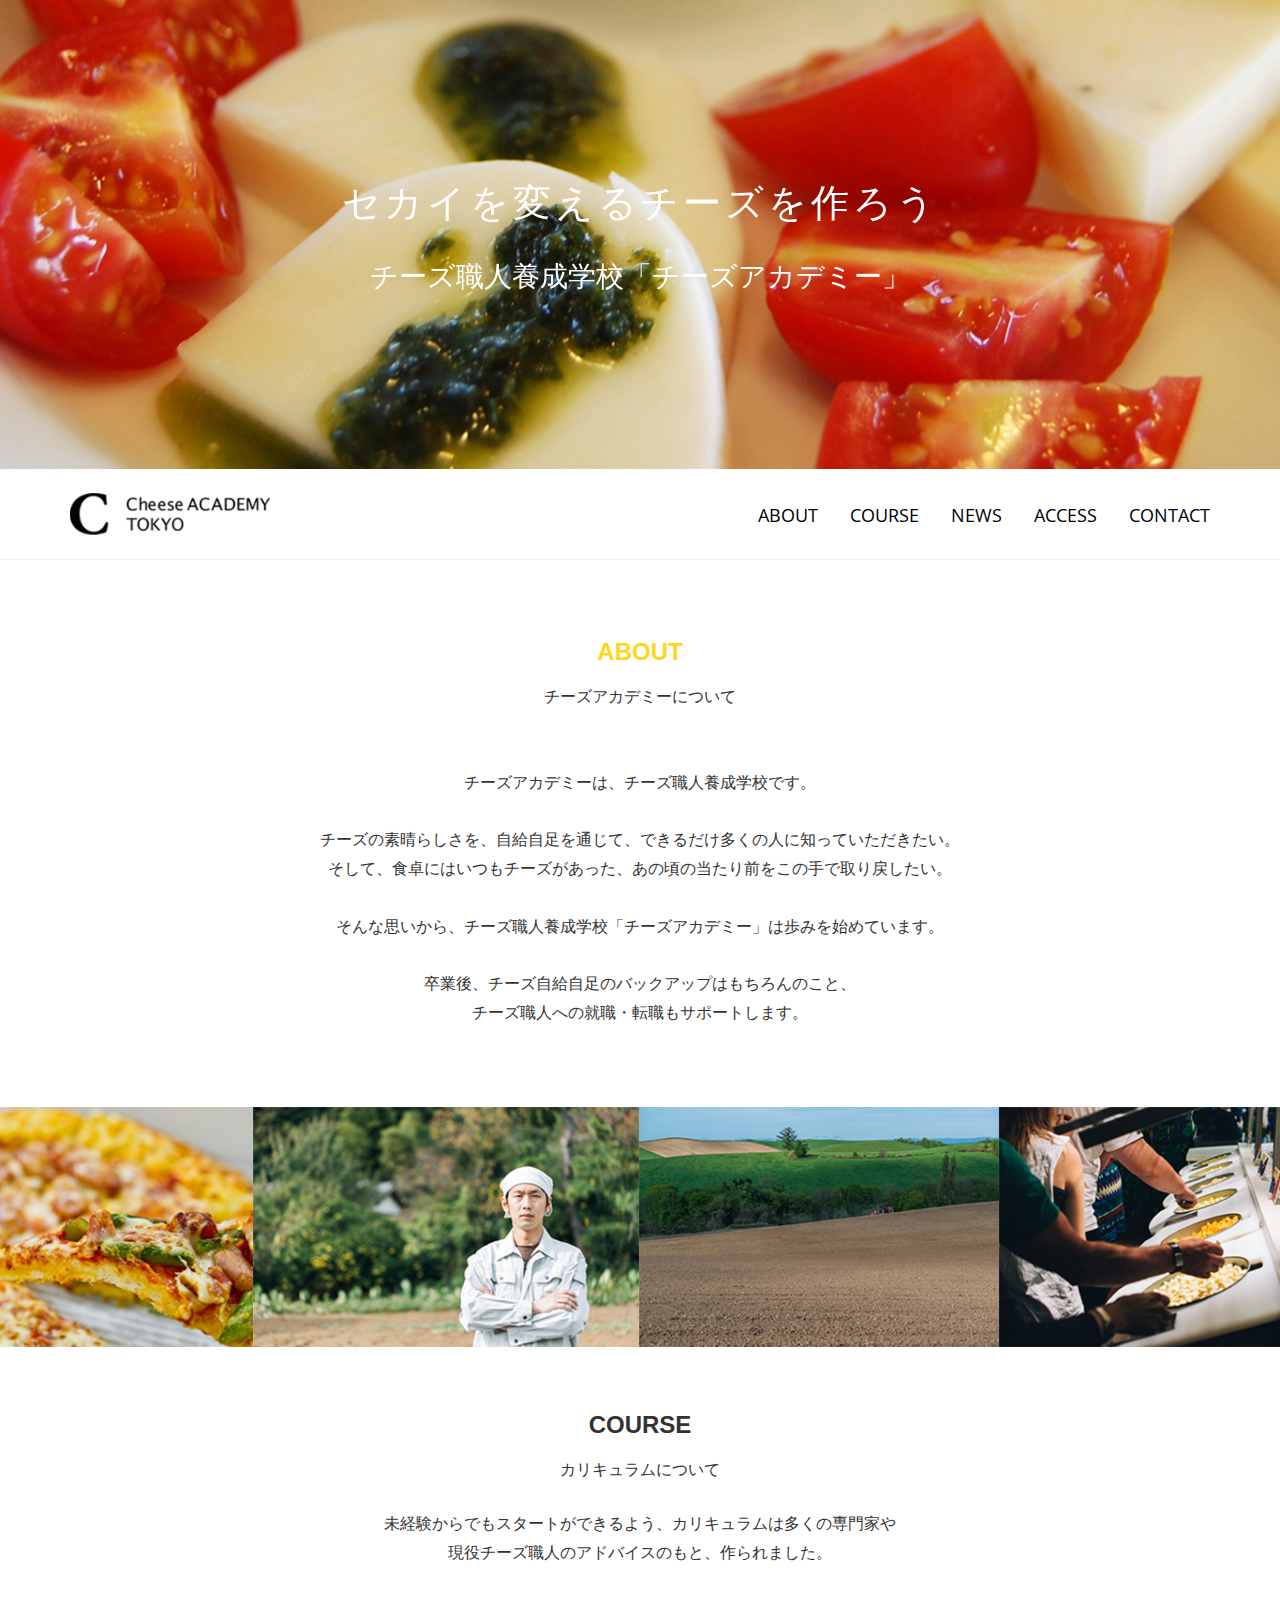
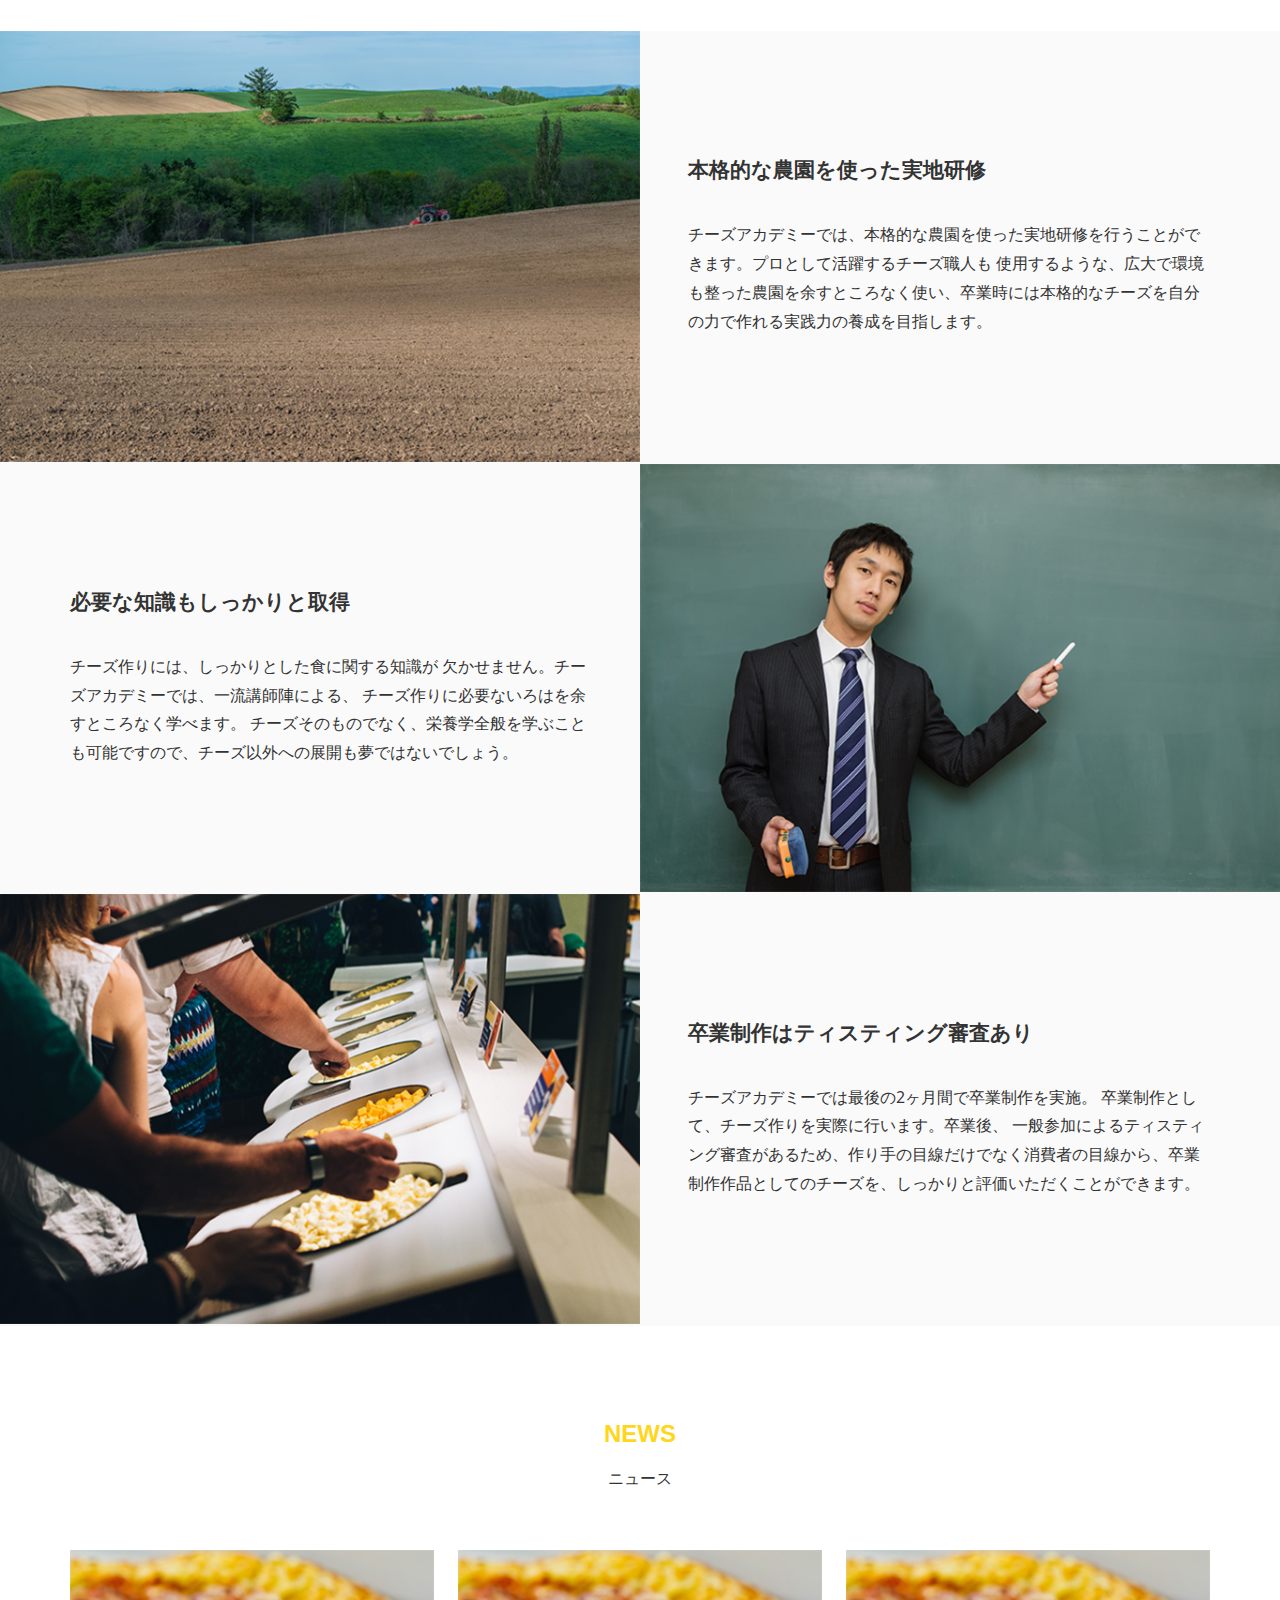
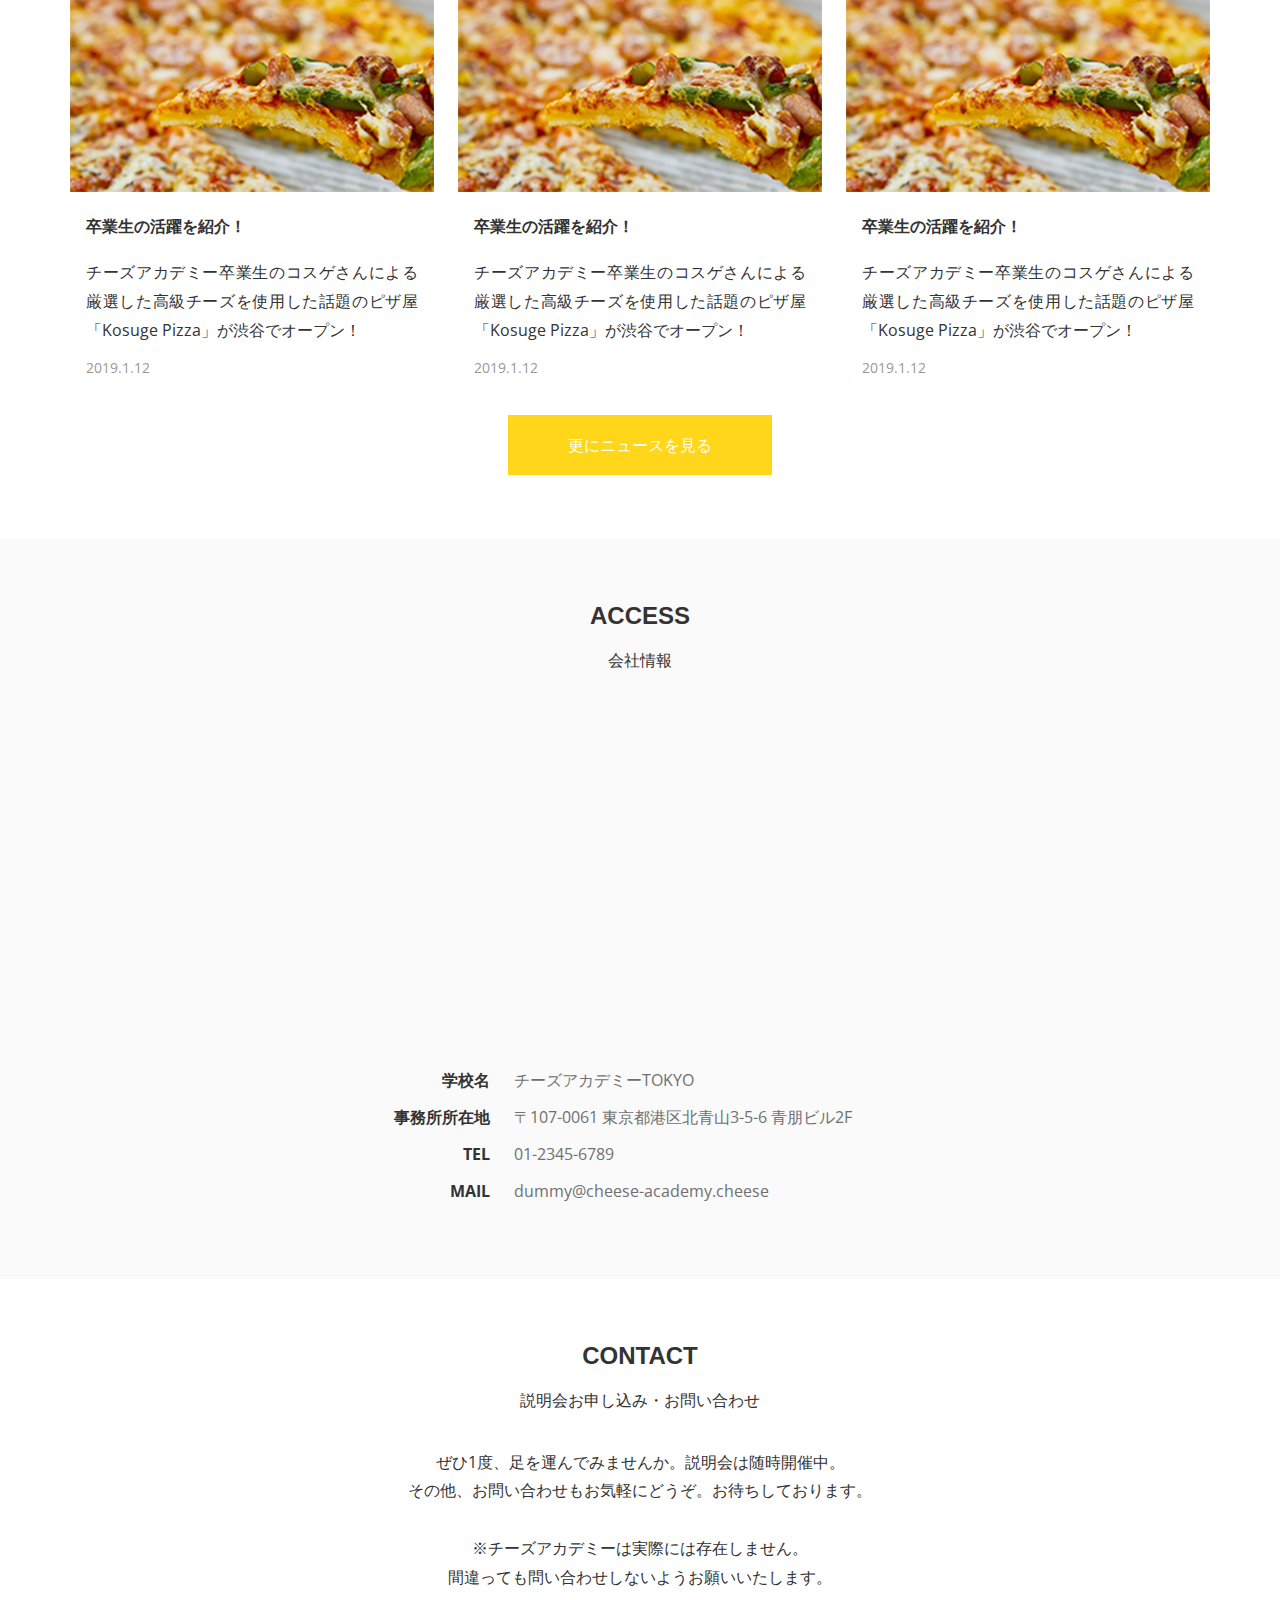
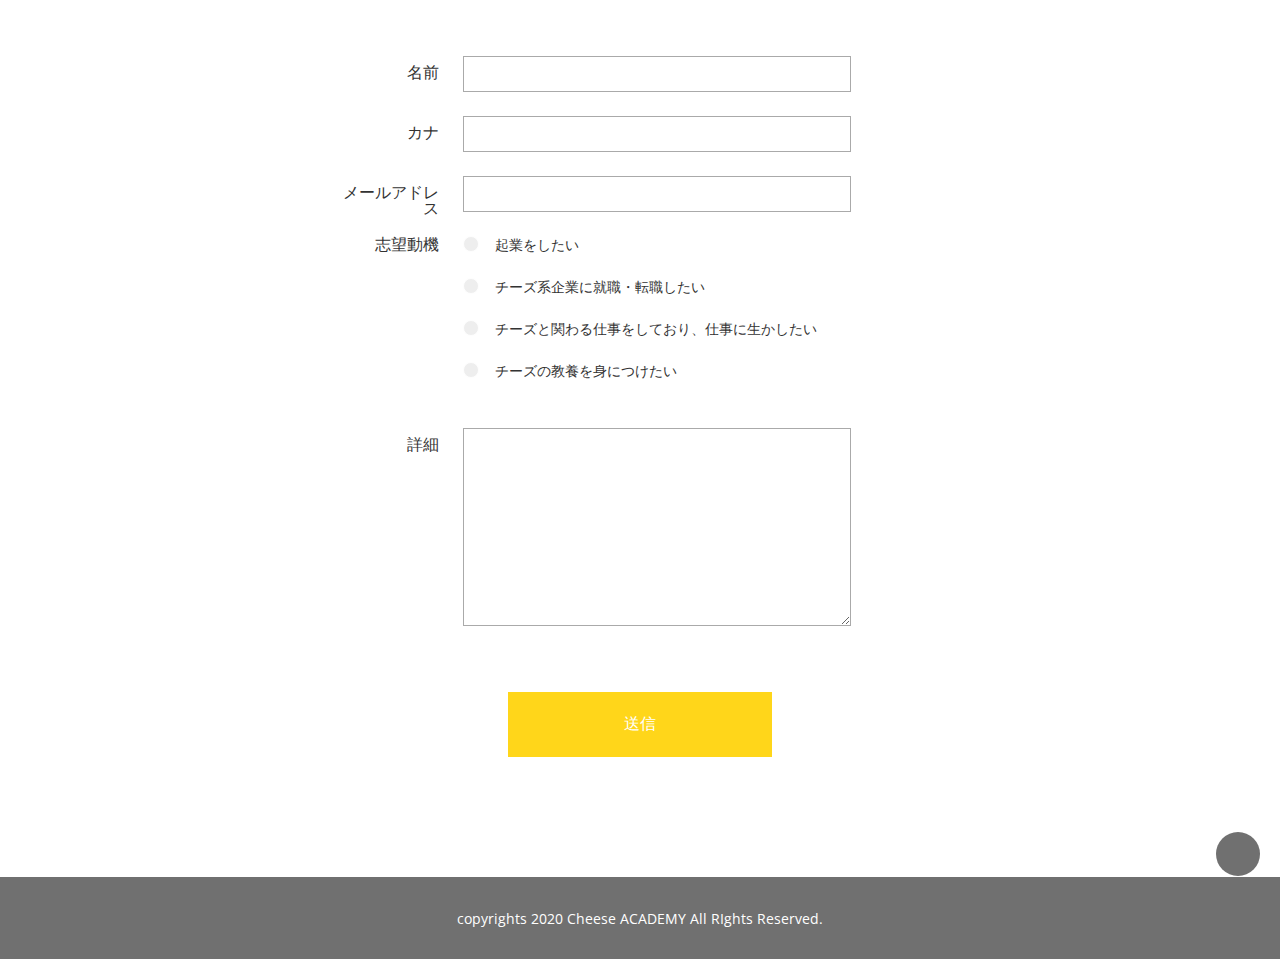
<file: 0回目/index.html>
<!DOCTYPE html>
<html lang="ja">

<head>
    <meta charset="UTF-8">
    <meta name="viewport" content="width=device-width, initial-scale=1.0">
    <meta http-equiv="X-UA-Compatible" content="ie=edge">

    <!-- 検索エンジンにどう見られるか -->
    <title>チーズアカデミーTOKYO</title>
    <meta name="description" content="チーズアカデミーTOKYOのポータルサイトです。">

    <!--SNS上でシェアしたときのどう見られるのか-->
    <meta property="og:title" content="チーズアカデミーTOKYO">
    <meta property="og:type" content="website">
    <meta property="og:url" content="#">
    <meta property="og:image" content="images/common/ogimage.png">
    <meta property="og:site_name" content="チーズアカデミーTOKYO">
    <meta property="og:description" content="チーズアカデミーTOKYOのポータルサイトです。">

    <!--勝手に電話番号として認識させない-->
    <meta name="format-detection" content="telephone=no">

    <!--ブックマークの際にどのように見られるのか-->
    <link rel="apple-touch-icon" href="images/common/touch-icon.png">
    <link rel="shortcut icon" href="images/common/favicon.ico">

    <!--google fonts-->
    <link href="https://fonts.googleapis.com/css2?family=Open+Sans:wght@400;700&display=swap" rel="stylesheet">
 
    <!--fontawesome-->
    <link rel="stylesheet" href="https://use.fontawesome.com/releases/v5.15.1/css/all.css" integrity="sha384-vp86vTRFVJgpjF9jiIGPEEqYqlDwgyBgEF109VFjmqGmIY/Y4HV4d3Gp2irVfcrp" crossorigin="anonymous">

    <link rel="stylesheet" href="css/reset.css">
    <link rel="stylesheet" href="css/style.css">

</head>

<body>
    <div class="hero-image">
        <img src="images/header/hero_img.jpg" alt="チーズの画像">
        <div class="hero-image__wrapper">
            <p class="hero-image__text text-center">セカイを変えるチーズを作ろう</p>
            <p class="hero-image__text__sub text-center"> チーズ職人養成学校「チーズアカデミー」</p>
        </div>
    </div>
    <!-- header -->
    <header class="header">
        <div class="wrapper header-wrapper">
            <div class="header-logo">
                <img src="images/header/header_logo.png" alt="logo">
            </div>
            <nav class="navigation">
                <ul class="nav-list">
                    <li class="nav-item"><a href="#about">About</a></li>
                    <li class="nav-item"><a href="#cource">Course</a></li>
                    <li class="nav-item"><a href="#news">News</a></li>
                    <li class="nav-item"><a href="#access">Access</a></li>
                    <li class="nav-item"><a href="#contact">Contact</a></li>
                </ul>
            </nav>
        </div>
    </header>
    <main>
    <!-- // header -->

    <!-- about -->
        <section id="about">
            <div class="about-wrapper">
                <h2 class="title-yellow text-center">ABOUT</h2>
                <p class="title-yellow-sub text-center">チーズアカデミーについて</p>
                    
                <p class="about-text text-center">チーズアカデミーは、チーズ職人養成学校です。<br><br>
                    チーズの素晴らしさを、自給自足を通じて、できるだけ多くの人に知っていただきたい。
                    そして、食卓にはいつもチーズがあった、あの頃の当たり前をこの手で取り戻したい。<br><br>
                    そんな思いから、チーズ職人養成学校「チーズアカデミー」は歩みを始めています。<br><br>
                    卒業後、チーズ自給自足のバックアップはもちろんのこと、<br>
                    チーズ職人への就職・転職もサポートします。</p>
            </div>
            <p class="about-img-pc">
                <img src="images/about/about_img.jpg" alt="About画像">
            </p>
            <p class="about-img-sp">
                <img src="images/about/sp-about.png" alt="sp_About画像">
            </p>    
        </section>
        <!-- // about -->

        <!-- course -->
        <section id="cource">
            <div class="cource-wrapper">
                <h2  class="title-black text-center">COURSE</h2>
                <p class="cource-sub text-center">カリキュラムについて</p>
                <p class="cource-text text-center">未経験からでもスタートができるよう、カリキュラムは多くの専門家や<br>
                    現役チーズ職人のアドバイスのもと、作られました。</p>
                <div class="cource__list">
                    <div class="cource__eyecatch">
                        <img src="images/course/course_01.jpg" alt="農地画像">
                    </div>
                    <div class="cource-text-wrapper">
                        <div class="cource-text-ts">
                            <h3 class="cource-text-title">本格的な農園を使った実地研修</h3>
                            <p class="cource-text-sub">チーズアカデミーでは、本格的な農園を使った実地研修を行うことができます。プロとして活躍するチーズ職人も 使用するような、広大で環境も整った農園を余すところなく使い、卒業時には本格的なチーズを自分の力で作れる実践力の養成を目指します。</p>
                        </div>
                    </div>
                </div>
                <div class="cource__list__2">
                    <div class="cource__eyecatch">
                        <img src="images/course/course_02.jpg" alt="先生の画像">
                    </div>
                    <div class="cource-text-wrapper__2">
                        <div class="cource-text-ts__2">
                            <h3 class="cource-text-title">必要な知識もしっかりと取得</h3>
                            <p class="cource-text-sub">チーズ作りには、しっかりとした食に関する知識が 欠かせません。チーズアカデミーでは、一流講師陣による、 チーズ作りに必要ないろはを余すところなく学べます。 チーズそのものでなく、栄養学全般を学ぶことも可能ですので、チーズ以外への展開も夢ではないでしょう。</p>
                        </div>
                    </div>
                </div>
                <div class="cource__list">
                    <div class="cource__eyecatch">
                        <img src="images/course/course_03.jpg" alt="テイスティング画像">
                    </div>
                    <div class="cource-text-wrapper">
                        <div class="cource-text-ts">
                            <h3 class="cource-text-title">卒業制作はティスティング審査あり</h3>
                            <p class="cource-text-sub">チーズアカデミーでは最後の2ヶ月間で卒業制作を実施。 卒業制作として、チーズ作りを実際に行います。卒業後、 一般参加によるティスティング審査があるため、作り手の目線だけでなく消費者の目線から、卒業制作作品としてのチーズを、しっかりと評価いただくことができます。</p>
                        </div>
                    </div>
                </div>
            </div>
        </section>
        <!-- // course -->

        <!-- news -->
        <section id="news" class="news">
            <div class="news-wrapper">
                <h2 class="title-yellow text-center">NEWS</h2>
                <p class="title-yellow-sub text-center">ニュース</p>
                <ul class="news__list">
                    <li class="news__item">
                        <div class="news__eyecatch">
                            <img src="images/news/news_img.jpg" alt="イメージ画像">
                        </div>
                        <div class="news__contents">
                            <h3 class="news__heading">卒業生の活躍を紹介！</h3>
                            <p class="news__text">チーズアカデミー卒業生のコスゲさんによる厳選した高級チーズを使用した話題のピザ屋「Kosuge Pizza」が渋谷でオープン！</p>
                            <p class="news__day">2019.1.12</p>
                        </div>
                    </li>
                    <li class="news__item news__item__center">
                        <div class="news__eyecatch">
                            <img src="images/news/news_img.jpg" alt="イメージ画像">
                        </div>
                        <div class="news__contents">
                            <h3 class="news__heading">卒業生の活躍を紹介！</h3>
                            <p class="news__text">チーズアカデミー卒業生のコスゲさんによる厳選した高級チーズを使用した話題のピザ屋「Kosuge Pizza」が渋谷でオープン！</p>
                            <p class="news__day">2019.1.12</p>
                        </div>
                    </li>
                    <li class="news__item">
                        <div class="news__eyecatch">
                            <img src="images/news/news_img.jpg" alt="イメージ画像">
                        </div>
                        <div class="news__contents">
                            <h3 class="news__heading">卒業生の活躍を紹介！</h3>
                            <p class="news__text">チーズアカデミー卒業生のコスゲさんによる厳選した高級チーズを使用した話題のピザ屋「Kosuge Pizza」が渋谷でオープン！</p>
                            <p class="news__day">2019.1.12</p>
                        </div>
                    </li>
                </ul>

                <a href="#" class="btn text-center">更にニュースを見る</a>
                
            </div>

        </section>
        <!-- // news -->

        <!-- access -->
        <section id="access" class="access">
            <div class="access-wrapper">
                <h2 class="title-black text-center">ACCESS</h2>
                <p class="access-sub text-center">会社情報</p>
                <div class="gmap">
                    <iframe src="https://www.google.com/maps/embed?pb=!1m18!1m12!1m3!1d3241.391647255463!2d139.71164691561177!3d35.66735733833947!2m3!1f0!2f0!3f0!3m2!1i1024!2i768!4f13.1!3m3!1m2!1s0x60188c9fa9e2e881%3A0x35396adb5ba7ce03!2z44K444O844K644Ki44Kr44OH44Of44O85p2x5Lqs!5e0!3m2!1sja!2sjp!4v1604913746241!5m2!1sja!2sjp" width="1365" height="320" frameborder="0" style="border:0;" allowfullscreen="" aria-hidden="false" tabindex="0"></iframe>
                </div>
                <div class="access-inner-wrapper">
                    <dl class="access-inner">
                        <dt class="access-title">学校名</dt>
                        <dd class="access-text">チーズアカデミーTOKYO</dd>
                        <dt class="access-title">事務所所在地</dt>
                        <dd class="access-text">〒107-0061 東京都港区北青山3-5-6 青朋ビル2F</dd>
                        <dt class="access-title">TEL</dt>
                        <dd class="access-text">01-2345-6789</dd>
                        <dt class="access-title">MAIL</dt>
                        <dd class="access-text__2">dummy@cheese-academy.cheese</dd>
                    </dl>
                </div>
            </div>
        </section>
        <!-- // access -->

        <!-- contact -->
        <section id="contact" class="contact">
            <div class="form-wrapper">
                <h2 class="title-black text-center">CONTACT</h2>
                <p class="contact-sub text-center">説明会お申し込み・お問い合わせ</p>
                
                <p class="contact-text text-center">ぜひ1度、足を運んでみませんか。説明会は随時開催中。<br>
                    その他、お問い合わせもお気軽にどうぞ。お待ちしております。<br><br>
                    ※チーズアカデミーは実際には存在しません。<br>
                    間違っても問い合わせしないようお願いいたします。
                </p>
                <form action="#" method="POST">
                    <dl class="form-inner">
                        <dt class="form-title">名前</dt>
                        <dd class="form-item"><input type="text" name="name" id="name" class="form-parts"></dd>
                        <dt class="form-title">カナ</dt>
                        <dd class="form-item"><input type="text" name="kana" id="kana" class="form-parts"></dd>
                        <dt class="form-title">メールアドレス</dt>
                        <dd class="form-item"><input type="email" name="email" id="email" class="form-parts"></dd>
                        <dt class="form-title check-radio">志望動機</dt>
                        <dd class="form-item">
                            <label for="entre" class="radio-label"><input type="radio" name="kind" id="entre" value="起業をしたい">起業をしたい</label>
                            <label for="change" class="radio-label"><input type="radio" name="kind" id="change" value="チーズ系企業に就職・転職したい">チーズ系企業に就職・転職したい</label>
                            <label for="work" class="radio-label"><input type="radio" name="kind" id="work" value="チーズと関わる仕事をしており、仕事に生かしたい">チーズと関わる仕事をしており、仕事に生かしたい</label>
                            <label for="culture" class="radio-label"><input type="radio" name="kind" id="culture" value="チーズの教養を身につけたい">チーズの教養を身につけたい</label>
                        </dd>
                        <dt class="form-title">詳細</dt>
                        <dd class="form-item form-item-bottom"><textarea name="detail" id="" cols="30" rows="10" class="form-parts"></textarea></dd>
                    </dl>
                    <input type="submit" value="送信" class="btn btn-submit">
                </form>
            </div>
        </section>
        <!-- // contact -->

    </main>

    <footer class="footer text-center">
        <div class="wrapper">
            <a href="#" class="btn-pagetop"><span class="fa fa-angle-up icon-up"></span></a>
            <small class="copyrights">copyrights 2020 Cheese ACADEMY All RIghts Reserved.</small>
        </div>
    </footer>

</body>

</html>
</file>
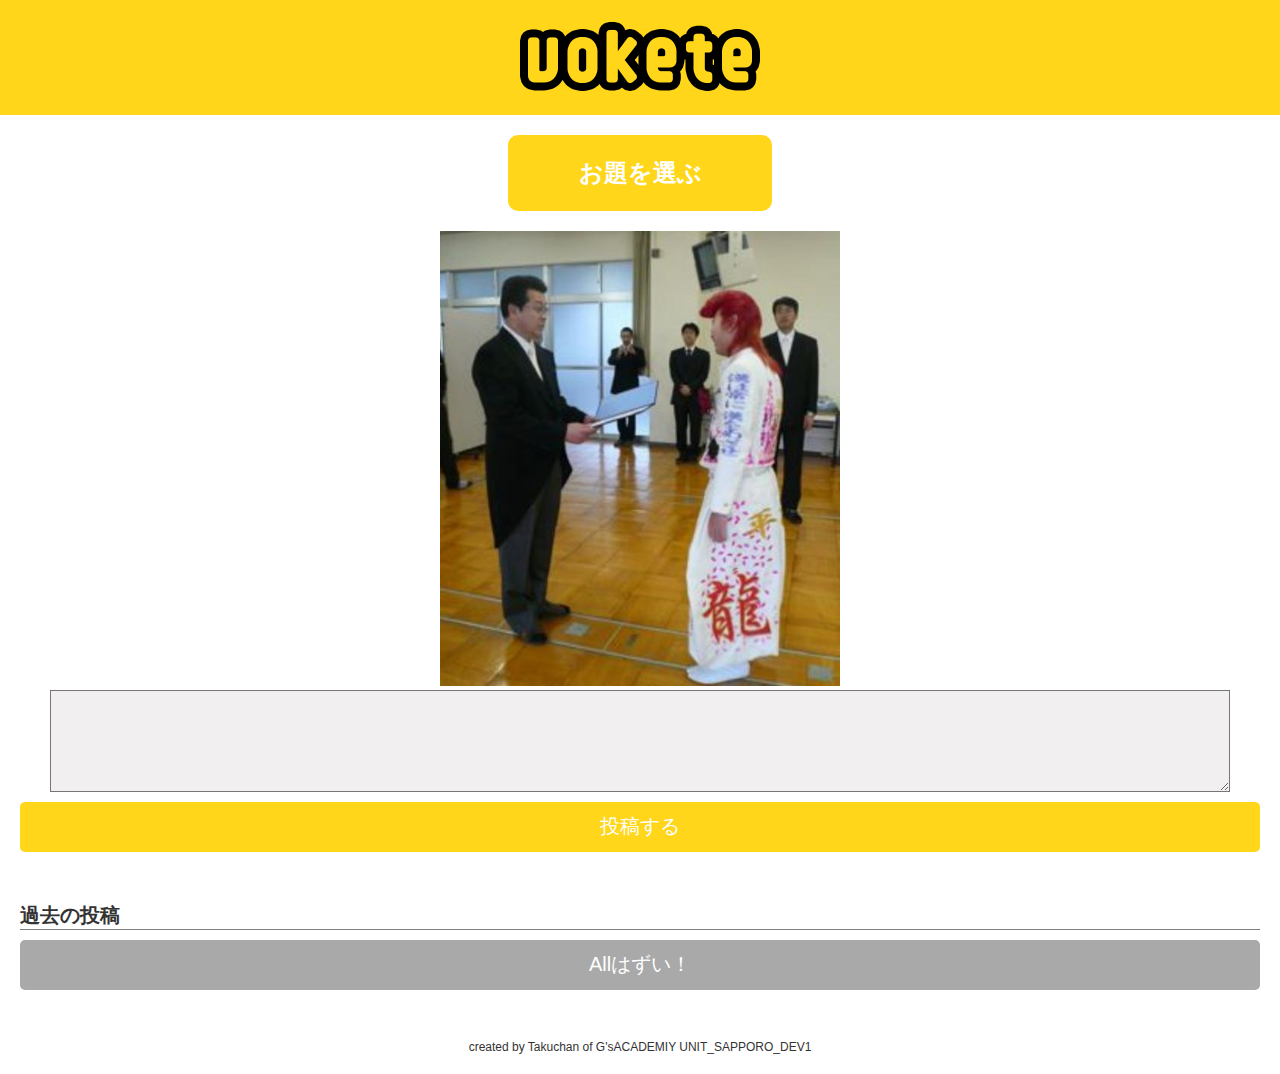
<file: js02回目/bokete.html>
<!DOCTYPE html>
<html lang="ja">
<head>
    <meta charset="UTF-8">
    <meta name="viewport" content="width=device-width, initial-scale=1.0">
    <script src="js/jquery-2.1.3.min.js"></script>
    <link rel="stylesheet" href="css/main.css">

    <title>vokete</title>
</head>
<body>
    <header class="header">
        <div class="logoWrapper">
            <img src="img/logo.png" alt="logo" class="logo">
        </div>
    </header>
    <main>
        <a href="#" id="odai" class="btn">お題を選ぶ</a>
        <div id="img" class="mainimage"><img src="img/15.jpg" alt="画像" id="gazou"></div>
        <textarea id="hitokoto"></textarea>
        <p id="save">投稿する</p>
        <p class="past-title">過去の投稿</p>
        <p id="clear">Allはずい！</p>
        <div id="result">
            <!-- ここに投稿内容が入る -->
        </div>
    </main>
<script>
//画像のランダム表示 
$("#odai").on("click",function(){
    //乱数1〜10
    const r = Math.ceil(Math.random()*15);
    if(r==1){
        $("#img").html('<img src="img/1.jpg" alt="画像" id="gazou">');
    }
    if(r==2){
        $("#img").html('<img src="img/2.jpg" alt="画像" id="gazou">');
    }
    if(r==3){
        $("#img").html('<img src="img/3.jpg" alt="画像" id="gazou">');
    }
    if(r==4){
        $("#img").html('<img src="img/4.jpg" alt="画像" id="gazou">');
    }
    if(r==5){
        $("#img").html('<img src="img/5.jpg" alt="画像" id="gazou">');
    }
    if(r==6){
        $("#img").html('<img src="img/6.jpg" alt="画像" id="gazou">');
    }
    if(r==7){
        $("#img").html('<img src="img/7.jpg" alt="画像" id="gazou">');
    }
    if(r==8){
        $("#img").html('<img src="img/8.jpg" alt="画像" id="gazou">');
    }
    if(r==9){
        $("#img").html('<img src="img/9.jpg" alt="画像" id="gazou">');
    }
    if(r==10){
        $("#img").html('<img src="img/10.jpg" alt="画像" id="gazou">');
    }
    if(r==11){
        $("#img").html('<img src="img/11.jpg" alt="画像" id="gazou">');
    }
    if(r==12){
        $("#img").html('<img src="img/12.jpg" alt="画像" id="gazou">');
    }
    if(r==13){
        $("#img").html('<img src="img/13.jpg" alt="画像" id="gazou">');
    }
    if(r==14){
        $("#img").html('<img src="img/14.jpg" alt="画像" id="gazou">');
    }
    if(r==15){
        $("#img").html('<img src="img/15.jpg" alt="画像" id="gazou">');
    }

});

// 1.投稿
$("#save").on("click", function(){
const key   = $("#hitokoto").val();
const image = document.getElementById("gazou");
const value = image.getAttribute("src");
localStorage.setItem(key, value); //データ保存
//一覧表示に追加
const g = '<div class="bokeimage"><img src="'+value+'" alt="画像" class="bokegazou"><p class="bokeru">'+key+'</p><button class="delete">はずい</button></div>'
$("#result").append(g);
//id+連番をつける
$(function(){
    $(".bokeimage").each(function(i){
    $(this).attr('id','bokeimage' + (i+1));
    });
});
$(function(){
    $(".bokeru").each(function(i){
    $(this).attr('id','bokeru' + (i+1));
    });
});
const textClear = document.getElementById("hitokoto");
textClear.value = "";
});

//2.ALLclear クリックイベント
$("#clear").on("click",function(){
    localStorage.clear();
    $("#result").empty();
});

//3.ページ読み込み：保存データ取得表示
for(let i=0; i<localStorage.length; i++){
    const key   = localStorage.key(i);
    const value = localStorage.getItem(key);
    const image = '<div class="tokoimage"><img src="'+value+'" alt="画像" class="bokegazou"><p class="boke">'+key+'</p><button class="delete">はずい</button></div>'
    $("#result").append(image);
    //id+連番をつける
    $(function(){
        $(".tokoimage").each(function(i){
        $(this).attr('id','tokoimage' + (i+1));
        });
    });
    $(function(){
        $(".boke").each(function(i){
        $(this).attr('id','boke' + (i+1));
        });
    });
}

//4.1レコードのみ削除
$("body").on("click",".delete",function() {
    const getId  = $(this).prev().attr('id'); //キーになっているテキストのIDを取得
    const getId2 = $(this).parent().attr('id'); //消す場所の要素全体のID名を取得
    console.log(getId)
    console.log(getId2)
    const key    = document.getElementById(getId).textContent; //キーになっているテキストを取得
    const name   = document.getElementById(getId2); //ID要素を取得
    localStorage.removeItem(key) //localstorageの1レコードを削除
    $(name).remove(); //要素の削除
});

</script>
<footer>created by Takuchan of G'sACADEMIY UNIT_SAPPORO_DEV1</footer>
</body>
</html>
</file>
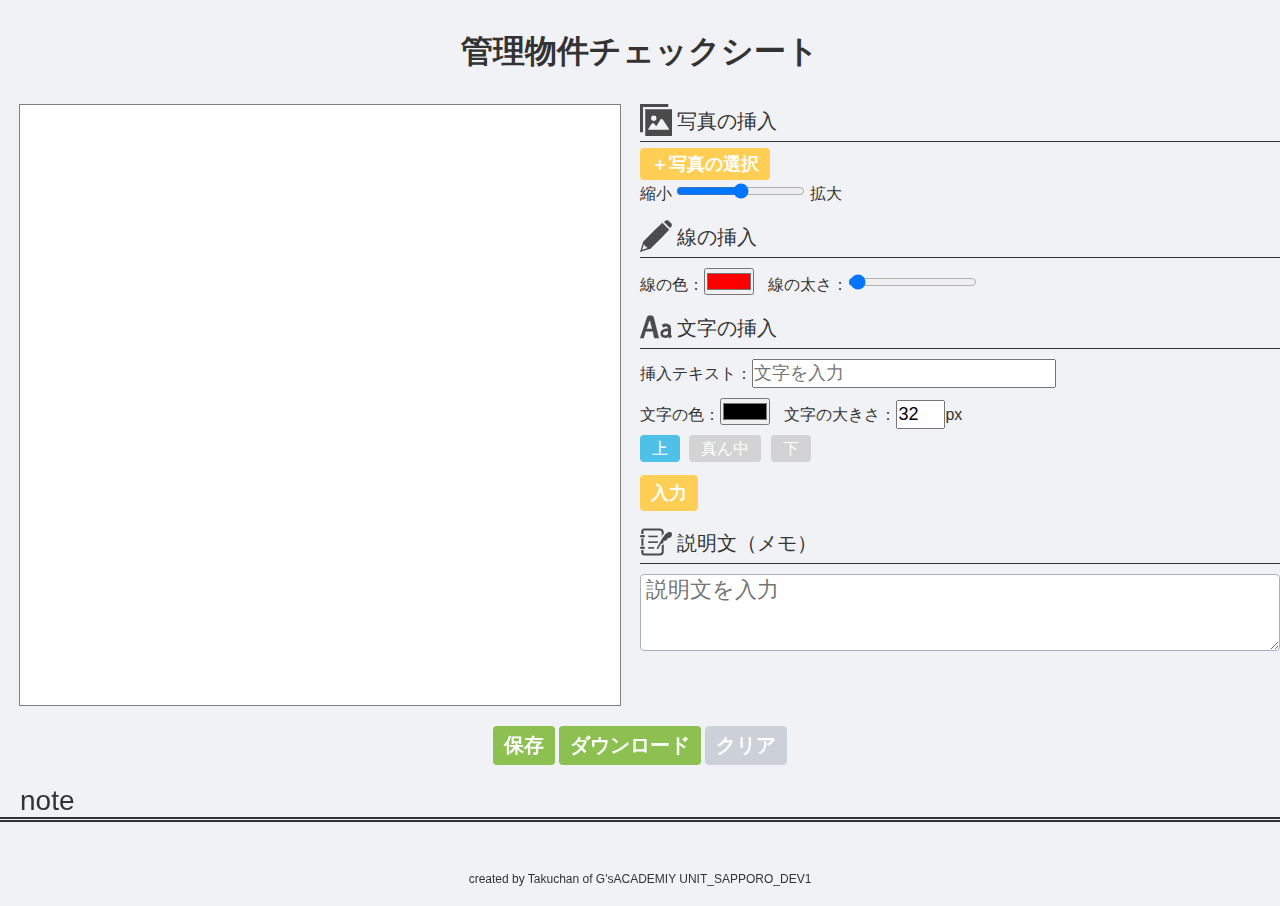
<file: js04/checkseet.html>
<!DOCTYPE html>
<html>

<head>
    <meta charset="utf-8">
    <link rel="stylesheet" href="css/main.css">
    <title>管理物件チェックシート</title>
</head>

<body>
    <section>
        <h1>管理物件チェックシート</h1>
        <div class="mainWrapper">
            <div class="drowareaWrapper">
                <canvas id="drowarea" width="600" height="600" style="border:1px solid gray; background-color:white;"></canvas>
            </div>
            <div class="changeWrapper">
                <div class="upFile">
                    <p class="title"><img src="img/photo.png" alt="">写真の挿入</p>
                    <div class="upload">
                        <label for="file" class="fileColor">
                            ＋写真の選択
                            <input type="file" name="file" id="file" class="fileBtn" style="display: none;">
                        </label>
                    </div>
                    <div class="slider">
                        <span>縮小</span>
                        <input id="zoom-slider" type="range">
                        <span>拡大</span>
                    </div>
                </div>
                <div class="line">
                    <p class="title"><img src="img/pen.png" alt="">線の挿入</p>
                    <p>
                        <span>線の色：</span><input type="color" id="colorid" value="#ff0000">
                        <span style="margin: 0 0 0 10px;">線の太さ：</span><input id="weight" type="range" min="0" max="100" width="200" value="1">
                    </p>
                </div>
                <div class="moji">
                    <p class="title"><img src="img/text.png" alt="">文字の挿入</p>
                    <p style="margin: 0 0 10px 0;">
                        <span>挿入テキスト：</span><input type="text" id="canvas_text" value="" placeholder="文字を入力" size="40" maxlength="20">
                    </p>
                    <p>
                        <span>文字の色：</span><input type="color" id="fcolorid" value="#000000">
                        <span style="margin: 0 0 0 10px;">文字の大きさ：</span><input type="number" id="fsize" value="32" min="10" max="80"><span>px</span>
                    </p>
                    <div class="tate">
                        <input id="tate-01" type="radio" name="tate" class="tab3-switch" checked="checked" /><label class="tab-label3 small" for="tate-01" data-tate="0">上</label>
                        <input id="tate-02" type="radio" name="tate" class="tab3-switch" /><label class="tab-label3 middle" for="tate-02" data-tate="1">真ん中</label>
                        <input id="tate-03" type="radio" name="tate" class="tab3-switch" /><label class="tab-label3 big" for="tate-03" data-tate="2">下</label>
                    </div>
                    <button onclick="drawText('preview', 'canvas_text');" class="btn btn-tx">入力</button> 
                </div>
                <p class="title"><img src="img/memo.png" alt="">説明文（メモ）</p>
                <div class="textWrapper">
                    <textarea id="memo"  cols="30" rows="3" class="textin" placeholder="説明文を入力"></textarea>
                </div>    
            </div>
        </div>
        <div class="buttonWrapper">
            <button id="save" class="btn">保存</button>
            <button id="download" class="btn">ダウンロード</button>
            <button id="clear_btn" class="btn btn-cl">クリア</button>
        </div>
        <div id="result">
            <p class="titleRisult">note</p>
            <!-- <div class="resultWrapper">
                <img src="img/a.jpg" alt="画像" class="tokoimg">
                <p class="loadMemo">
                    俺はジャイアンだ。
                </p>
            </div>
            <div class="resultWrapper" id="result-Wrapper">
                <img src="img/a.jpg" alt="画像" class="tokoimg">
                <div>
                <p class="loadMemo" id="load-memo">
                    俺はジャイアンだ。
                </p>
                <button class="delete taiou">
                    対応済み
                </button>
                </div>
            </div> -->
        </div>
    </section>

<script src="js/jquery-2.1.3.min.js"></script>

<script>
        //初期化(変数letで宣言)
        let canvas_mouse_event = false; //スイッチ [ true=線を引く, false=線は引かない ]  ＊＊＊
        let oldX = 0; //１つ前の座標を代入するための変数
        let oldY = 0; //１つ前の座標を代入するための変数
        let bold_line = 1; //ラインの太さをここで指定
        let color = "#ff0000"; //ラインの色をここで指定
        let fcolor = "#000000"; //fontカラーの指定
        let fsize = "32"; //fontサイズの指定

        const can = $("#drowarea")[0];
        const ctx = can.getContext("2d");

        //背景を白にする
        ctx.beginPath(); //x=0,y=0
        ctx.fillStyle="#fff"; 
        ctx.rect(0, 0, can.width, can.height); 
        ctx.fill();


        // can.width = canvasWidth;
        // can.height = canvasHeight;
        const file = document.getElementById("file");
        let uploadImgSrc = "";

        //Fileアップロード
        function loadLocalImage(e) {
        // ファイル情報を取得
        const fileData = e.target.files[0];

        // 画像ファイル以外は処理を止める
        if(!fileData.type.match('image.*')) {
            alert('画像を選択してください');
            return;
        }

        // FileReaderオブジェクトを使ってファイル読み込み
        const reader = new FileReader();
        // ファイル読み込みに成功したときの処理
        reader.onload = function() {
            // Canvas上に表示する
            uploadImgSrc = reader.result;
            canvasDraw();
        }
        // ファイル読み込みを実行
        reader.readAsDataURL(fileData);
        }

    // ファイルが指定された時にloadLocalImage()を実行
    file.addEventListener('change', loadLocalImage, false);

    // Canvas上に画像を表示する
    let img;
    function canvasDraw(imgSrc) {
        // canvas内の要素をクリアする
        ctx.clearRect(0, 0, can.width, can.height);
        // Canvas上に画像を表示
            img = new Image();
            img.src = uploadImgSrc;
            img.onload = function() {
                ctx.drawImage(img, 0, 0, can.width, this.height * (can.width / this.width));
            }
    }

        //mousedown：フラグをTrue
        $(can).on("mousedown",function(e){
            oldY = e.offsetY;
            oldX = e.offsetX;
            canvas_mouse_event = true;
        });

        //線の色
        $("#colorid").on("change", function(){
        const c = $(this).val(); //色値の取得
        color = c
        });

        //文字の色
        $("#fcolorid").on("change", function(){
        const fc = $(this).val(); //色値の取得
        fcolor = fc
        });

        //文字のサイズ
        $("#fsize").on("change", function(){
        const fs = $(this).val(); //色値の取得
        fsize = fs
        });

        //線の太さ
        $("#weight").on("change", function(){
        const r = $(this).val(); //色値の取得
        bold_line = r
        });

        //mousemove：フラグがTrueだったら描く ※e：イベント引数取得
        $(can).on("mousemove",function(e){
            if(canvas_mouse_event==true){
                const px = e.offsetX;
                const py = e.offsetY;
                ctx.strokeStyle = color; //31行目
                ctx.lineWidth   = bold_line; //30行目
                ctx.lineJoin    = "round";
                ctx.lineCap     = "round";
                ctx.beginPath(); //初期化
                ctx.moveTo(oldX,oldY); //開始地点
                ctx.lineTo(px,py);
                ctx.stroke();
                oldX = px; //出発時点を入れ替える
                oldY = py; //出発時点を入れ替える
            }
        });


        //mouseup：フラグをfalse
        $(can).on("mouseup",function(){
            canvas_mouse_event = false;
        });

        //mouseout：フラグをfalse
        $(can).on("mouseout",function(){
            canvas_mouse_event = false;
        });

        //#clear_btn：クリアーボタンAction
        $("#clear_btn").on("click",function(){
            ctx.beginPath(); //初期化
            ctx.clearRect(0, 0, can.width, can.height); //領域内を消す
            ctx.fillStyle="#fff"; 
            ctx.rect(0, 0, can.width, can.height); 
            ctx.fill();
        });

        //テキスト位置処理
        let tate = 0;
        const ptate = ["top","center","bottom"];
        $(".tab-label3").on("click", function(){
            tate = $(this).attr("data-tate");
            console.log(tate);
        });

        //文字を書く
        function drawText(){
            const ctx = can.getContext('2d');
            const text = document.getElementById("canvas_text");
            //文字のスタイルを指定
            ctx.font = fsize + "px" + " " + "Meiryo";
            ctx.fillStyle = fcolor;
            //文字の配置を指定（左上基準にしたければtop/leftだが、文字の中心座標を指定するのでcenter
            ctx.textBaseline = 'center';
            ctx.textAlign = 'center';
            //座標を指定して文字を描く（座標は画像の中心に）
            let y;
            if(tate==0){
                y = 50;
            }else if(tate==1){
                y = (can.height / 2);
            }else if(tate==2){
                y = 550;
            }
            const x = (can.width / 2);
            // const x = (can.width / 2);
            // const y = (can.height / 2);

            ctx.fillText(text.value, x, y);
        }

        const slider = document.getElementById('zoom-slider');
        slider.value = 1;
        // 倍率の最小・最大値
        slider.min = 0.01;
        slider.max = 2;
        // 粒度
        slider.step = 'any';

        // スライダーが動いたら拡大・縮小して再描画する
        slider.addEventListener('input', e => {
            // 一旦クリア 
            ctx.clearRect(0, 0, can.width, can.height);
            // 倍率変更
            const scale = e.target.value;
            ctx.scale(scale, scale);
            // 再描画
            ctx.drawImage(img, 0, 0);
            // 変換マトリクスを元に戻す
            ctx.scale(1 / scale, 1 / scale);
        });

        //canvasのlocalStorage保存
        $("#save").on("click", function(e){
            // const result = $("#result > img").length; //imgの数を取得
            // const key    = result + 1 ; //keyをimgの数+1にする
            const key    = $("#memo").val();
            const image  = document.getElementById("drowarea");
            const base64 = image.toDataURL();
            const date  = new Date();
            const year  = date.getFullYear();
            const month = date.getMonth() + 1;
            const day   = date.getDate();
            const hours = date.getHours();
            const min   = date.getMinutes();
            const stamp = year + '年' + month + '月' + day + '日' + hours + '時' + min + '分';
            const data  = {
                data1: base64,
                data2: stamp
            };
            localStorage.setItem(key, JSON.stringify(data)); //データ保存
            // const addimage = new Image();
            // addimage.src = base64
            // addimage.width  = 250;
            const g = '<div class="resultWrapper" id="result-Wrapper"><img src="'+data.data1+'" alt="画像" class="tokoimg"><div><p class="data2">'+data.data2+'</p><p class="loadMemo" id="load-memo">'+key+'</p><button class="delete taiou">対応済み</button></div></div>';
            // $("#result").append(addimage);
            //id+連番をつける
            $(function(){
                $(".resultWrapper").each(function(i){
                $(this).attr('id','resultWrapper' + (i+1));
                });
            });
            $(function(){
                $(".loadMemo").each(function(i){
                $(this).attr('id','loadMemoL' + (i+1));
                });
            });

            $("#result").append(g);
        });

        //canvasのリロード
        for(let i=0; i<localStorage.length; i++){
            const key    = localStorage.key(i);
            const data   = JSON.parse(localStorage.getItem(key));
            // const base64 = localStorage.getItem(key);
            // const image  = new Image();
            // image.src    = base64;
            // image.width  = 250;
            const g = '<div class="resultWrapper" id="result-Wrapper"><img src="'+data.data1+'" alt="画像" class="tokoimg"><div><p class="data2">'+data.data2+'</p><p class="loadMemo" id="load-memo">'+key+'</p><button class="delete taiou">対応済み</button></div></div>';
            // $("#result").append(image);
            $(function(){
                $(".resultWrapper").each(function(i){
                $(this).attr('id','resultWrapperL' + (i+1));
                });
            });
            $(function(){
                $(".loadMemo").each(function(i){
                $(this).attr('id','loadMemoL' + (i+1));
                });
            });
            $("#result").append(g);
        }

        //ダウンロード
        $("#download").on("click", function(){
            const image  = document.getElementById("drowarea");
            const base64 = image.toDataURL();
            let link = document.createElement("a");
            link.href = base64;
            link.download = 'sample.jpg';
            link.click();
        });

        //1レコードのみ削除
        $("body").on("click",".delete",function() {
            const getId  = $(this).prev().attr('id'); //キーになっているテキストのIDを取得
            console.log(getId);
            const getId2 = $(this).parent().parent().attr('id'); //消す場所の要素全体のID名を取得
            console.log(getId2);
            const key    = document.getElementById(getId).textContent; //キーになっているテキストを取得
            const name   = document.getElementById(getId2); //ID要素を取得
            localStorage.removeItem(key) //localstorageの1レコードを削除
            $(name).remove(); //要素の削除
        });

</script>
<footer>created by Takuchan of G'sACADEMIY UNIT_SAPPORO_DEV1</footer>
</body>

</html>
</file>
<file: 0回目/css/style.css>
@charset "utf-8";
html{
    font-size: 62.5%;

}

body{
    color: #333333;
    font-family:"Open Sans",'ヒラギノ角ゴ ProN W3', Hiragino Kaku Gothic ProN, "メイリオ", Meiryo, sans-serif;
    font-size: 1.6rem;
}

img{
    max-width: 100%;
    height: auto;
}

.text-center{
    text-align: center;
}

.title-black{
    font-weight: bold;
    font-size: 2.4rem;
    font-family: arial;
    margin: 0 0 24px;
}

.title-yellow{
    color: #FFD61A;
    font-weight: bold;
    font-size: 2.4rem;
    font-family: arial;
    margin: 0 0 24px;
}

.title-yellow-sub{
    margin: 0 0 64px;
}

/* hero-image */

.hero-image{
    position: relative;
}

.hero-image__wrapper{
    position: absolute;
    top: 50%;
    left: 50%;
    transform: translate3d(-50%,-50%,0);
}

.hero-image__text{
    color: #fff;
    font-size: 4.2rem;
    font-size: 3vw;
    font-family:"Open Sans",'ヒラギノ角ゴ ProN W6', Hiragino Kaku Gothic ProN, "メイリオ", Meiryo, sans-serif;
    letter-spacing: 0.1em;
    margin: 0 0 40px;
}

.hero-image__text__sub{
    font-size: 3.2rem;
    font-size: 2.2vw;
    color: #fff;
}

/* header */

.header{
    border-bottom: 1px solid #EFEFEF;
    padding: 14px 0;
}
.header-wrapper{
    display: flex;
    justify-content: space-between;
    align-items: center;
    max-width: 1140px;
    margin: auto;
    height: 60px;
}

.header-logo{
    max-width: 200px;
    height: auto;
}

.nav-list{
    display: flex;
}

.nav-item{
    margin: 0 0 0 32px;
}

.nav-item>a{
    font-size: 1.8rem;text-transform: uppercase;
}

/* about */

#about{
    padding: 80px 0 64px 0;
}

.about-wrapper{
    width: 640px;
    margin: auto;
}

.about-text{
    margin: 0 0 80px;
    line-height: 1.8;
}

.about-img-pc{
    display: block
}

.about-img-sp{
    display: none;
}

/* cource */

.cource-sub{
    margin: 0 0 32px;
}

.cource-text{
    margin: 0 0 64px;
    line-height: 1.8;
}

.cource__list{
    display: flex;
    flex-direction: row;
    align-items: center;
    background-color: #FAFAFA;
}

.cource__list__2{
    display: flex;
    flex-direction: row-reverse;
    align-items: center;
    background-color: #FAFAFA;
}

.cource__eyecatch{
    width: 50%;
}

.cource__eyecatch img{
    width: 100%;
}

.cource-text-wrapper{
    width: 50%;
    display: flex;
    justify-content: flex-start;
}

.cource-text-wrapper__2{
    width: 50%;
    display: flex;
    justify-content: flex-end;
}

.cource-text-ts{
    padding: 0 0 0 48px;
}

.cource-text-ts__2{
    padding: 0 48px 0 0;
}

.cource-text-title{
    margin: 0 0 40px;
    font-size: 2.1rem;
    font-family:"Open Sans",'ヒラギノ角ゴ ProN W6', Hiragino Kaku Gothic ProN, "メイリオ", Meiryo, sans-serif;
}

.cource-text-sub{
    max-width: 522px;
    line-height: 1.8;
}



/* news */

.news{
    padding: 96px 0 64px;
}

.news-wrapper{
    max-width: 1140px;
    margin: auto;
}

.news__list{
    display: flex;
    margin: 0 0 40px;
}

.news__item{
    width: 33.333%;
}

.news__item__center{
    margin: 0 24px;
}

.news__eyecatch{
    margin: 0 0 24px;
}

.news__contents{
    padding: 0 16px;
}

.news__text{
    text-align: justify;
    line-height: 1.8;
}

.news__heading{
    margin: 0 0 24px;
    font-family:"Open Sans",'ヒラギノ角ゴ ProN W6', Hiragino Kaku Gothic ProN, "メイリオ", Meiryo, sans-serif;

}

.news__day{
    color: #999999;
    font-size: 1.4rem;
    margin: 16px 0 0 0;
}

.btn{
    display: block;
    width: 264px;
    margin: auto;
    padding: 22px 0;
    background-color: #FFD61A;
    color: #fff;
}

/* access */

.access-wrapper{
    padding: 65px 0 80px;
    background-color: #FAFAFA;
}

.access-sub{
    margin: 0 0 40px;
}

.gmap{
    height: 0;
    overflow: hidden;
    margin: 0 0 64px;
    padding-top: 23.44%;
    position: relative;    
}

.gmap iframe {
    position: absolute;
    left: 0;
    top: 0;
    height: 100%;
    width: 100%;
}

.access-inner{
    display: flex;
    flex-wrap: wrap;
    width: 495px;
    margin: auto;
}

.access-title{
    font-family:"Open Sans",'ヒラギノ角ゴ ProN W6', Hiragino Kaku Gothic ProN, "メイリオ", Meiryo, sans-serif;
    font-weight: bold;
    margin: 0 24px 0 0;
    width: 97px;
    text-align: right;
}

.access-text{
    margin: 0 0 21px;
    color: #707070;
    width: 373px;
}

.access-text__2{
    color: #707070;
    width: 373px;
}



/* contact */

.contact{
    padding: 65px 0 120px;
}

.form-wrapper{
    width: 622px;
    margin: auto;
}

.contact-sub{
    margin: 0 0 40px;
}

.contact-text{
    margin: 0 0 64px;
    line-height: 1.8;
}
.form-inner{
    display: flex;
    flex-wrap: wrap;
    margin: 0 100px 40px 0;
}

.form-title{
    width: 110px;
    margin: 0 24px 0 0;
    padding: 8px 0 0 0;
    font-family:"Open Sans",'ヒラギノ角ゴ ProN W6', Hiragino Kaku Gothic ProN, "メイリオ", Meiryo, sans-serif;
    text-align: right;
}

.form-title.check-radio{
    padding: 0;
}

.form-item{
    width: 388px;
    margin: 0 0 24px;
}

.form-parts{
    appearance: none;
    -webkit-appearance: none;
    -moz-appearance: none;
    box-sizing: border-box;
    width: 100%;
    padding: 8px;
    border: solid 1px #AAAAAA;
    font-size: 1.6rem;
}

.radio-label{
    display: block;
    font-size: 1.4rem;
    margin: 0 0 26px;
}

input[type*="radio"]{
    appearance: none;
    -webkit-appearance: none;
    -moz-appearance: none;
    width: 16px;
    height: 16px;
    margin: 0 16px 0 0;
    border: solid 1px #FEFEFE;
    background-color: #EEEEEE;
    border-radius: 50%;
    vertical-align: -2px;
}

input[type*="radio"]:checked{
    background-color: #333333;
}

.btn-submit{
    appearance: none;
    -webkit-appearance: none;
    -moz-appearance: none;
    border: none;
    font-size: 1.6rem;
}

/* footer */

.footer{
    background-color: #707070;
    padding: 33px 0;
}

.footer .wrapper{
    position: relative;
}

.btn-pagetop{
    position: absolute;
    top: -78px;
    right: 0;
    display: block;
    width: 44px;
    height: 44px;
    border-radius: 50%;
    background-color: #707070;
    margin: 0 20px 0;
}

.icon-up{
    display: block;
    padding: 10px 0;
    color: #fff;
    font-size: 2.4rem;
}

.copyrights{
    color: #fff;
    font-size: 1.4rem;
}

@media screen and (max-width:640px){


    /* heroimage */
    .hero-image__text{
        font-size: 2.4rem; 
        white-space: nowrap;  
    }

    .hero-image__text__sub{
        font-size: 1.6rem;
    }

    .hero-image img{
        width: 100%;
        height: 375px;
        object-fit: cover;
    }
    

    /* header */

    .header{
        display: none;
        position: fixed;
        top: 0;
    }

    .header-wrapper{
        display: block;
        height: 64px;
    }

    .navigation{
        display: none;
    }


    /* about */

    #about{
        padding: 40px 0 64px 0;
    }

    .title-yellow{
        margin: 0 0 16px;
    }

    .title-yellow-sub{
        margin: 0 0 40px;
    }

    .about-wrapper{
        width: 100%;
        box-sizing: border-box;
        padding: 0 10px;
    }

    .about-text{
        text-align: left;
        margin: 0 0 40px;
    }

     /* cource */

     .cource-wrapper h2{
        box-sizing: border-box;
        padding: 0 10px;
    }

    .cource-wrapper h3{
        box-sizing: border-box;
        padding: 0 10px;
    }

    .cource-wrapper p{
        box-sizing: border-box;
        padding: 0 10px;
    }

     .title-black{
        margin: 0 0 16px;
     }

     .cource-sub{
        margin: 0 0 40px;
    }
    
    .cource-text{
        margin: 0 0 40px;
        text-align: left;
    }

    .cource__list{
        display: block;
        padding: 0 0 40px;
    }

    .cource__list__2{
        display: block;
        padding: 0 0 40px;
    }

    .cource__eyecatch{
        width: 100%;
        margin: 0 0 24px;
    }
    
    .cource-text-wrapper{
        width: 100%;
        display: block;
        justify-content: flex-start;
    }
    
    .cource-text-wrapper__2{
        width: 100%;
        display: block;
        justify-content: flex-start;
    }
    
    .cource-text-ts{
        padding: 0 0 0 0;
    }
    
    .cource-text-ts__2{
        padding: 0 0 0 0;
    }

    .cource-text-title{
        margin: 0 0 24px;
    }

     /* news */
     
     .news{
        padding: 40px 0 40px;
    }

    .news-wrapper{
        box-sizing: border-box;
        padding: 0 10px;
    }

    .news__list{
        display: block;
    }

    .news__item{
        width: 100%;
        margin: 0 0 20px;
    }

    .news__item__center{
        margin: 0 0 20px;
    }

    /* access */

    .access-wrapper{
        padding: 40px 0;
    }

    .gmap{
        width: 100%;
        height: 320px;
        object-fit: cover;
    }

    .access-inner{
        display: block;
        box-sizing: border-box;
        padding: 0 10px;
    }

    .access-title{
        text-align: left;
        margin: 0 0 16px;
    }
    
    .access-text{
        margin: 0 0 40px;
    }

    
    /* contact */

    .contact{
        padding: 40px 0 80px;
    }    
    
    .form-wrapper{
        width: 100%;
        box-sizing: border-box;
        padding: 0 10px;
    }

    .contact-text{
        text-align: left;
    }

    .form-inner{
        display: block;
        margin: 0 0 24px;
    }

    .form-title{
        width: 100%;
        text-align: left;
        margin: 0 0 24px;
        padding: 0;    
    }

    .form-item{
        width: 100%;
        margin: 0 0 40px;
    }

    .form-item-bottom{
        margin: 0;
    }

    /* footer */

    .btn-pagetop{
        display: none;
    }

    .copyrights{
        font-size: 1.2rem;
    }


}

@media screen and (max-width:1140px){
    .header-wrapper{
        box-sizing: border-box;
        padding: 0 10px;
    }
}

@media screen and (max-width:375px){
    .about-img-pc{
        display: none
    }
    
    .about-img-sp{
        display: block;
    }

}
</file>
<file: js02回目/css/main.css>
@charset "utf-8";

* {
        margin: 0px;
        padding: 0px;
}
    
html{
    font-size: 62.5%;
}


body{
    color: #333333;
    font-family:"Open Sans",'ヒラギノ角ゴ ProN W3', Hiragino Kaku Gothic ProN, "メイリオ", Meiryo, sans-serif;
    font-size: 1.6rem;
}

img{
    max-width: 100%;
    height: auto;
}

.header{
    background: #FFD61A;
    padding: 20px 0;
    justify-content: space-between;
    width: 100%;
    margin: 0 0 20px;
}

.logoWrapper{
    display:flex;
    justify-content: center;
    align-items: center;
}

.logo{
    width: auto;
    max-height: 75px;
    text-align: center;
    margin: 0 20px;
}

.btn{
    display: block;
    width: 264px;
    margin: 0 auto 20px;
    padding: 22px 0;
    background-color: #FFD61A;
    color: #fff;
    text-align: center;
    border-radius: 10px;
    text-decoration: none;
    font-size: 2.4rem;
    font-weight: bold;
}

textarea{
    display: block;
    width: 92%;
    height: 100px;
    font-size:2.4rem;
    background-color:rgb(241, 239, 239);
    margin: 0 auto;
  }

  /* ul{
    padding: 0;
    display:flex; 
    width:96%;
    font-size: 80%;
    margin: 0 3%;
    text-align: center;
    padding: 0;
} */

li{
    list-style-type:none;
    background-color: #fff;
    display:flex;  /* 定義 */
    cursor: pointer;
    color:#0d7dfd;
    height: 50px;
    width: 50%;

}

#save{
    display:flex;
    justify-content: center;
    align-items: center;
    font-size: 2.0rem;
    background-color: #FFD61A;
    color: #fff;
    text-align: center;
    border-radius: 5px;
    text-decoration: none;
    height: 50px;
    margin: 10px 20px 50px;
    cursor: pointer;
}

#clear{
    display:flex;
    justify-content: center;
    align-items: center;
    font-size: 2.0rem;
    background-color: #a9a9a9;
    color: #fff;
    text-align: center;
    border-radius: 5px;
    text-decoration: none;
    height: 50px;
    margin: 10px 20px;
    cursor: pointer;
}

.mainimage{
    text-align: center;
    max-width: 400px;
    margin: 0 auto;
}

.bokeimage{
    text-align: center;
    max-width: 400px;
    margin: 0 auto 50px;
    border-bottom: 1px solid gray;
}

.tokoimage{
    text-align: center;
    max-width: 400px;
    margin: 0 auto 50px;
    border-bottom: 1px solid gray;
}

.bokeru{
    text-align: center;
    font-size: 2.4rem;
    font-weight: bold;
    margin: 10px 0 10px ;
}

.boke{
    text-align: center;
    font-size: 2.4rem;
    font-weight: bold;
    margin: 10px 0 10px ;
}

.past-title{
    margin: 20px 20px 0 20px;
    font-size: 2.0rem;
    font-weight: bold;
    border-bottom: 1px solid gray;
}

#result{
    margin: 20px 0;
}

.delete{
    width: 100px;
    height: 30px;
    margin: 0 0 30px;
}

footer{
    font-size: 1.2rem;
    margin: 50px 20px 20px 20px;
    text-align: center;
}
</file>
<file: js04/css/main.css>
@charset "utf-8";
* {
    margin: 0px;
    padding: 0px;
}

html{
    font-size: 62.5%;
    background-color: #f1f2f6;
}

body{
    color: #333333;
    font-family:"Open Sans","Sawarabi Mincho",'ヒラギノ角ゴ ProN W3', Hiragino Kaku Gothic ProN, "メイリオ", Meiryo, sans-serif;
    font-size: 1.6rem; 
    margin: 0 auto;  
}

h1{
    text-align: center;
    margin: 30px;
}

.mainWrapper{
    display: flex;
    max-width: 1400px;
    margin: 0 auto;
    padding: 0 0 20px;
}

.drowareaWrapper{
    width: 50%;
    display: flex;
    justify-content: center;
    align-items: center;
}

#drowarea{
    margin: 0 auto;
}

.changeWrapper{
    width: 50%;
}

.upFile{
    margin: 0 0 15px;
}

.fileColor {
    background-color: #FFCE54;
    border-color: #FFCE54;
    border: 1px solid transparent;
    padding: 5px 10px;
    cursor: pointer;
    color: #fff;
    border-radius: 4px;
    font-size: 1.8rem;
    font-weight: bold;
}

.fileColor:hover{
    background-color: #F6BB42;
    border-color: #F6BB42;
}

.title{
    border-bottom: solid 1px #333333;
    font-size: 2.0rem;
    margin: 0 0 10px;
}

.title > img{
    vertical-align: middle;
    padding: 0 5px 5px 0;
}

.upload{
    margin: 0 0 7px;
}

.line{
    margin: 0 0 15px;
}

.moji{
    margin: 0 0 15px;
}

input[type=text]{
    width:300px;
    height:25px;
    font-size:1.8rem;
}

input[type=number]{
    width:45px;
    height:25px;
    font-size:1.8rem;
}

.tate{
    margin: 10px 0 15px;
}

.tab-label3 {
    color: White;
    background: LightGray;
    margin-right: 5px;
    padding: 5px 12px;
    order: -1;
    border-radius: 4px;
}

/* アクティブなタブ */
.tab3-switch:checked+.small {
    background: #4FC1E9;
}

.tab3-switch:checked+.middle {
    background: #4FC1E9;
}

.tab3-switch:checked+.big {
    background: #4FC1E9;
}

.tab3-switch:checked+.tab-label3+.tab-content {
    display: block;
}

/* ラジオボタン非表示 */
.tab3-switch {
    display: none;
}

.textin{
    width: 100%;
    height: auto;
    color: #434a54;
    border-color: #aab2bd;
    border-radius: 4px;
    border: 1px solid #aab2bd;
    background-color: #fff;
    font-size: 2.2rem;
    padding: 0 0 0 5px;
    box-sizing: border-box;
}

.buttonWrapper{
    text-align: center;
    padding: 0 0 10px;
}


.resultWrapper{
    display: flex;
    max-width: 1400px;
    margin: 20px auto;
    position: relative;
    border-bottom: solid 1px #333333;
    padding: 0 0 20px;
}

.titleRisult{
    border-bottom: double 5px #333333;
    font-size: 2.8rem;
    max-width: 1400px;
    margin:  10px auto;
    padding: 0 0 0 20px;
}

.tokoimg{
    width: 250px;
    padding: 0 0 0 20px;
}

.data2{
    font-size: 1.6rem;
    margin: 0 0 0 15px;
    color: #7c7c7c;
}

.loadMemo{
    font-size: 2.4rem;
    margin: 0 0 0 15px;
}

.taiou{
    position: absolute;
    bottom: 0;
    right: 0;
    background-color: #5D9CEC;
    border-color: #5D9CEC;
    border: 1px solid transparent;
    padding: 5px 10px;
    cursor: pointer;
    color: #fff;
    border-radius: 4px;
    font-size: 2.0rem;
    font-weight: bold;
    margin: 0 0 20px;
}

.taiou:hover{
    background-color: #4A89DC;
    border-color: #4A89DC;
}

.btn{
    background-color: #8cc152;
    border-color: #8cc152;
    border: 1px solid transparent;
    padding: 5px 10px;
    cursor: pointer;
    color: #fff;
    border-radius: 4px;
    font-size: 2.0rem;
    font-weight: bold;
}

.btn:hover{
    background-color: #5cb85c;
    border-color: #5cb85c;
}

.btn-cl{
    background-color: #CCD1D9;
    border-color: #CCD1D9;
}

.btn-cl:hover{
    background-color: #AAB2BD;
    border-color: #AAB2BD;
}

.btn-tx{
    background-color: #FFCE54;
    border-color: #FFCE54;
    font-size: 1.8rem;
}

.btn-tx:hover{
    background-color: #F6BB42;
    border-color: #F6BB42;
}

footer{
    font-size: 1.2rem;
    margin: 50px 20px 20px 20px;
    text-align: center;
}
</file>
